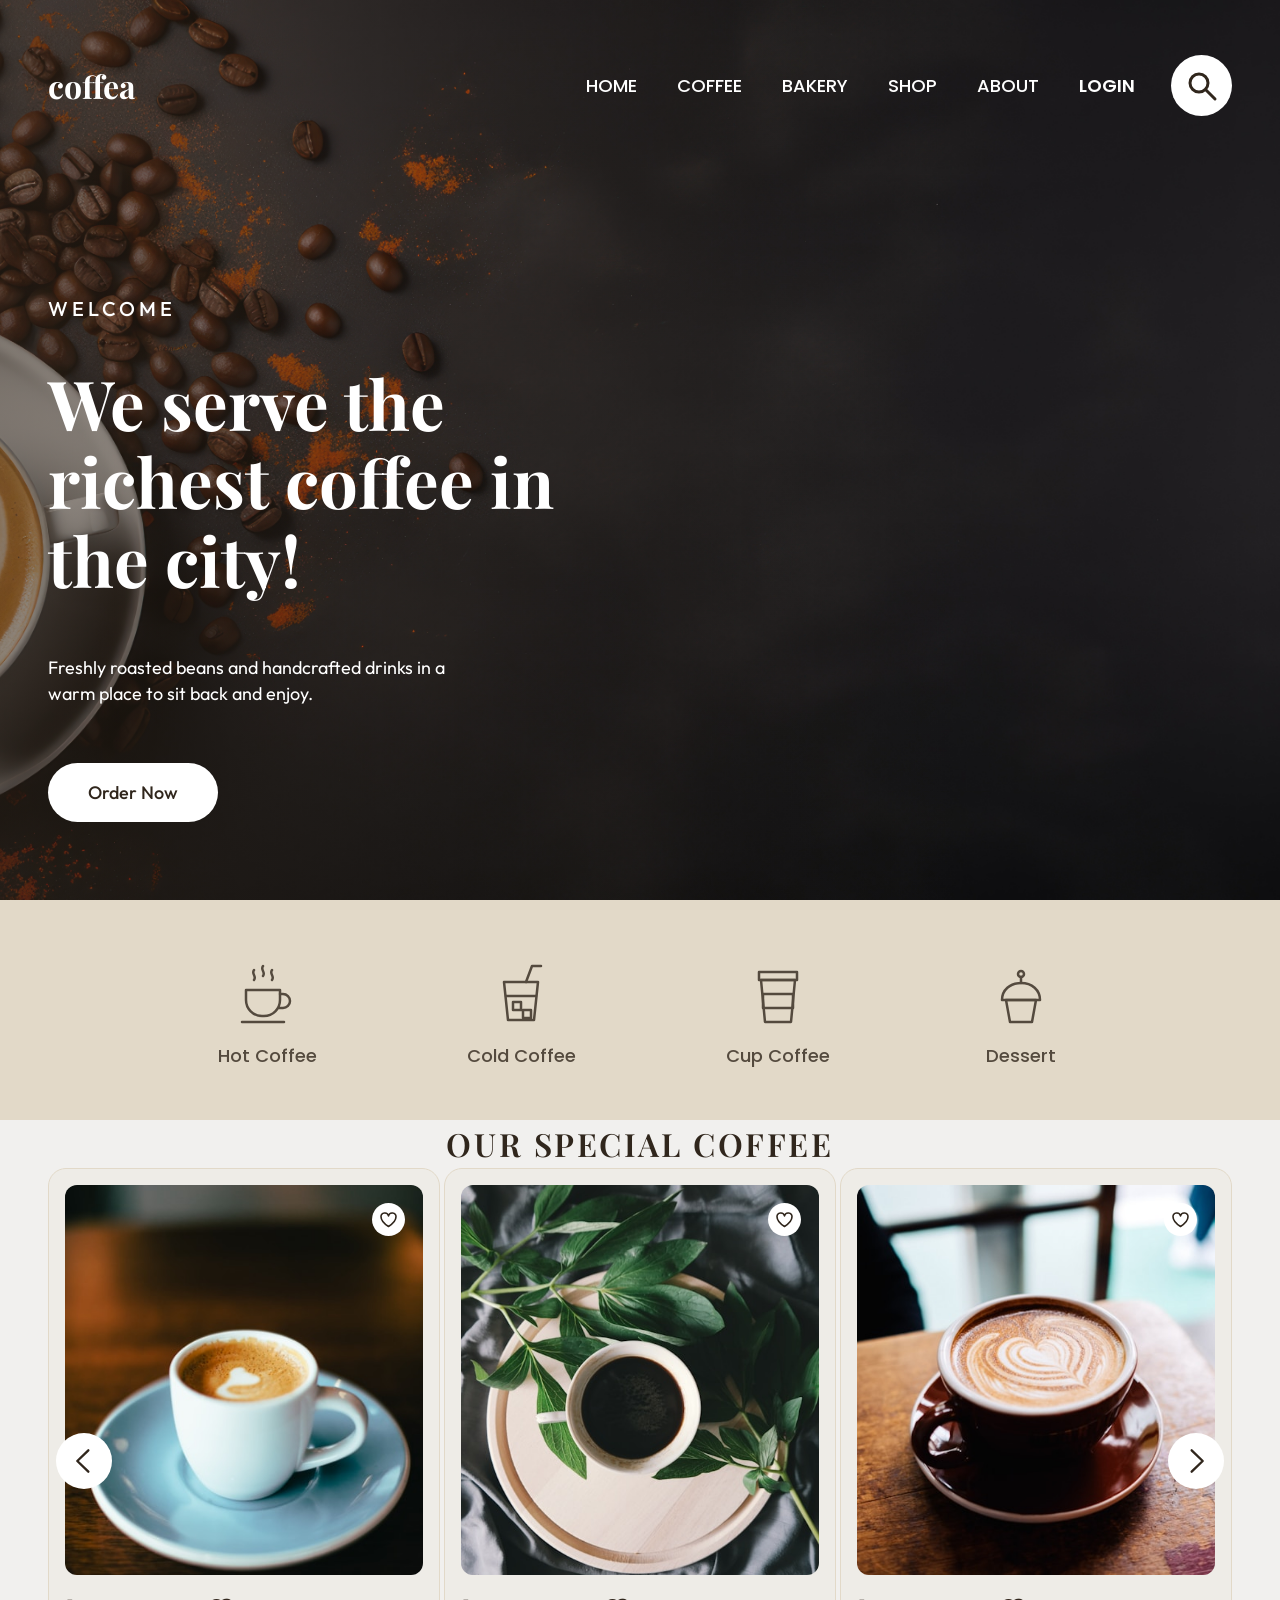
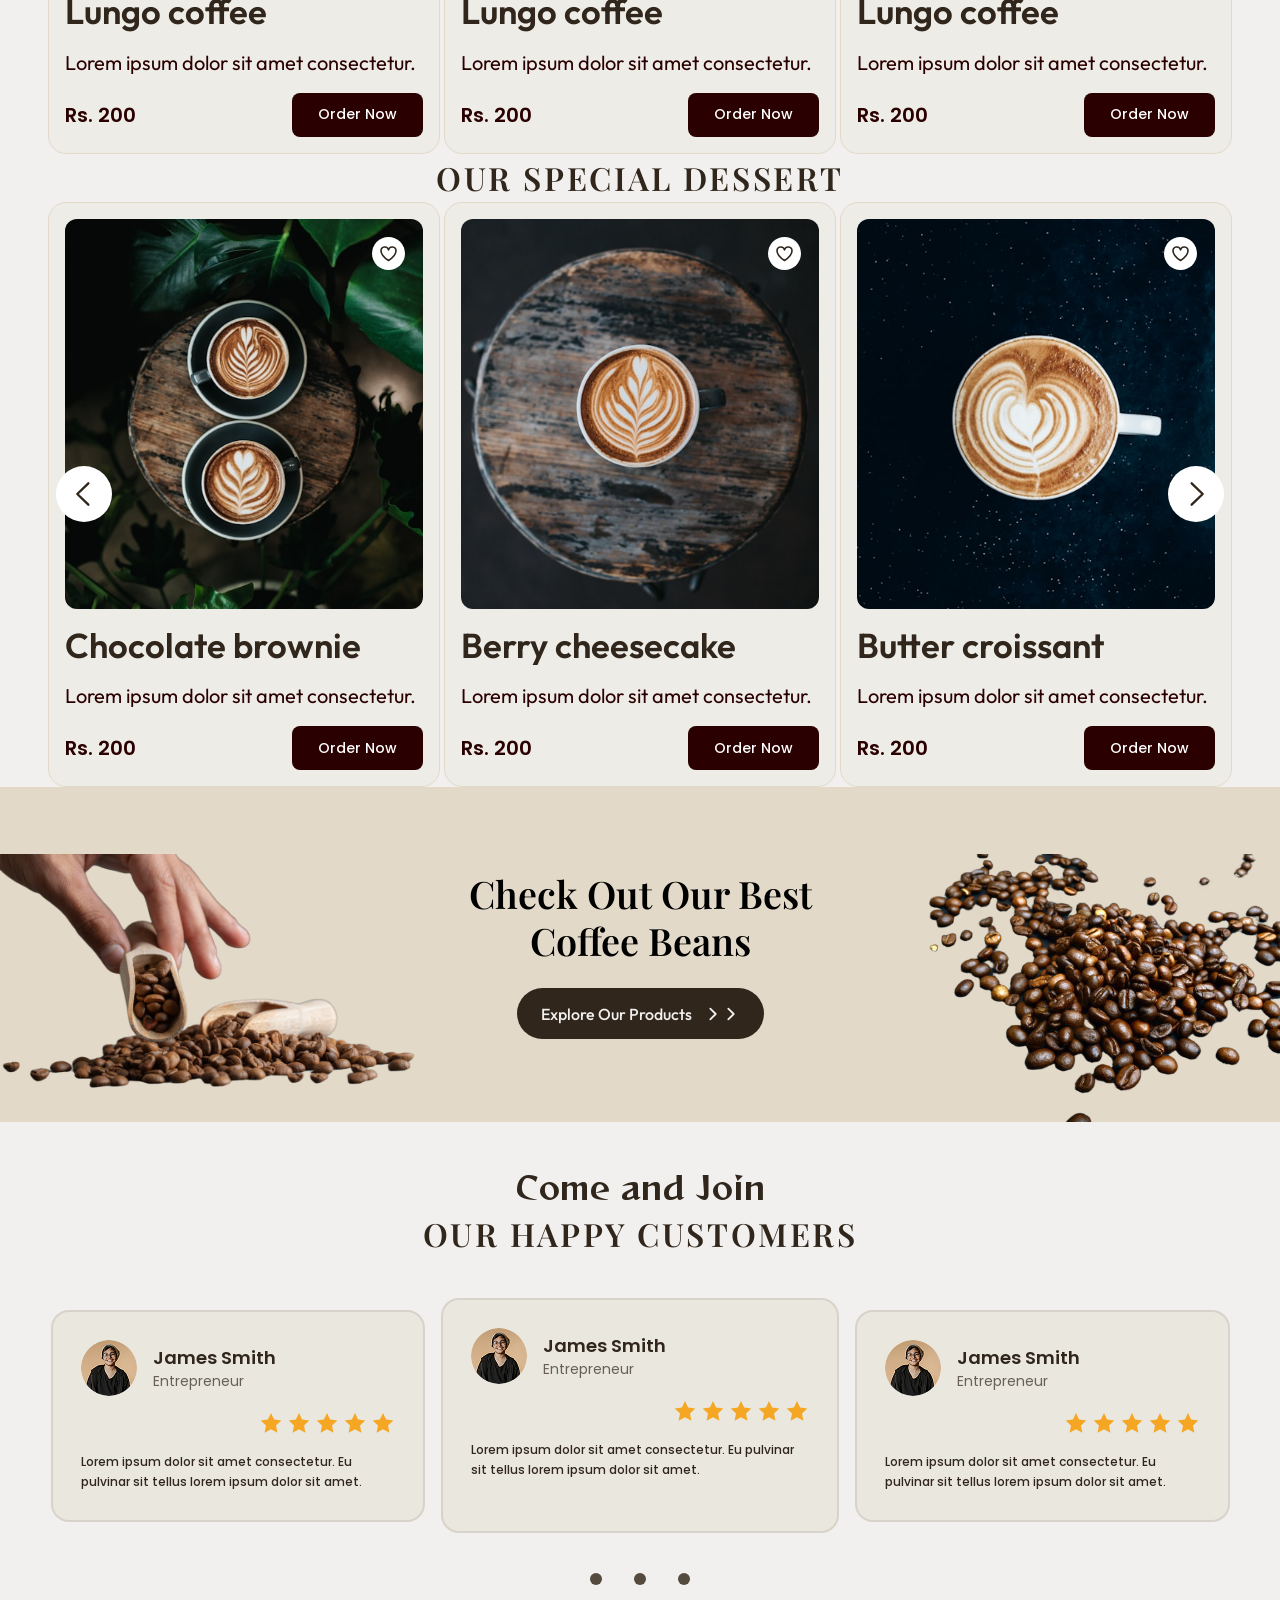
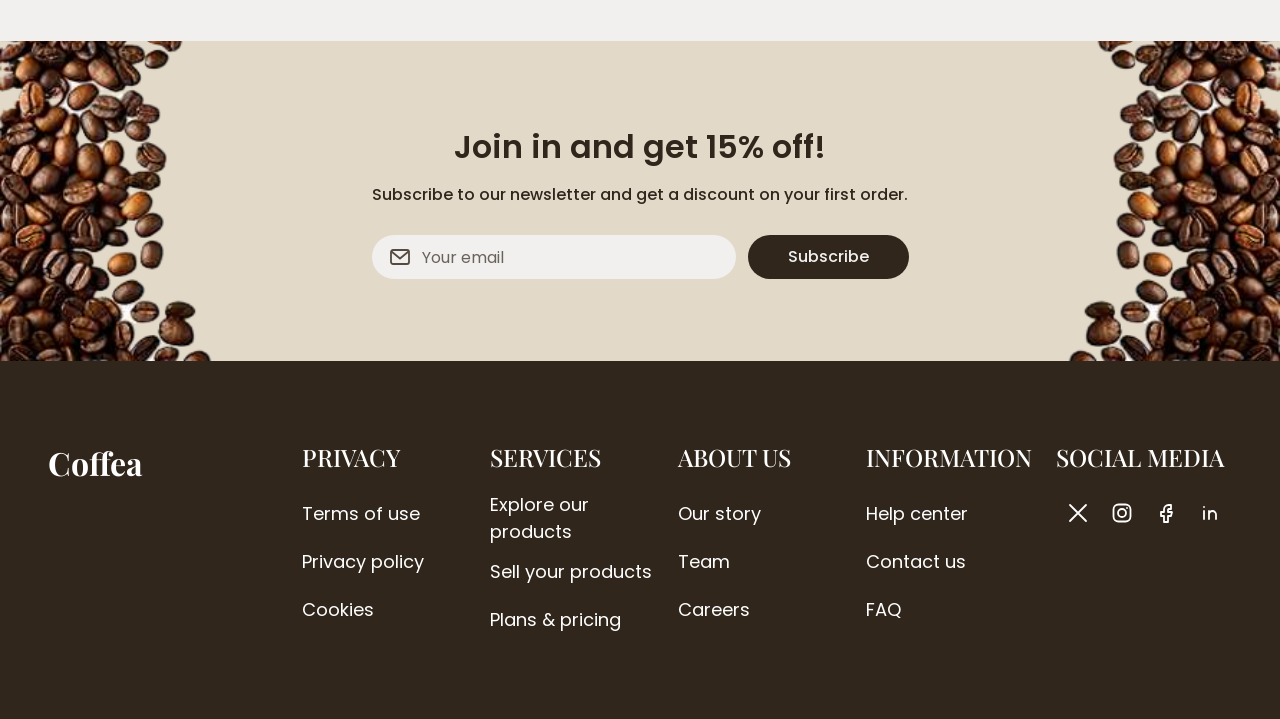
<file: index.html>
<!DOCTYPE html>
<html lang="es">
<head>
  <meta charset="utf-8">
  <meta name="viewport" content="width=device-width, initial-scale=1">
  <title>Coffea — The richest coffee in the city</title>
  <meta name="description" content="Coffea is a coffee shop serving freshly roasted coffee and handcrafted desserts.">
  <meta property="og:title" content="Coffea — The richest coffee in the city">
  <meta property="og:description" content="Freshly roasted coffee and handcrafted desserts.">
  <meta property="og:type" content="website">
  <meta property="og:image" content="Assets/Imagenes/hero.jpg">
  <link rel="icon" href="Assets/Icons/favicon.svg" type="image/svg+xml">

  <link rel="preconnect" href="https://fonts.googleapis.com">
  <link rel="preconnect" href="https://fonts.gstatic.com" crossorigin>
  <link href="https://fonts.googleapis.com/css2?family=Outfit:wght@400;500;600&family=Playfair+Display:wght@500;600;700&family=Poppins:wght@400;500;600&family=Reggae+One&display=swap" rel="stylesheet">

  <link rel="stylesheet" href="Css/main.css">
</head>
<body>
  <a class="skip-link" href="#main">Saltar al contenido</a>

  <!-- 1. HEADER -->
  <header class="header" lang="en">
    <div class="container header__inner">
      <a class="header__logo" href="/">Coffea</a>

      <input class="visually-hidden header__toggle" type="checkbox" id="menu-toggle">
      <label class="header__burger" for="menu-toggle"><span class="visually-hidden">Menú</span></label>

      <nav class="header__nav" aria-label="Principal">
        <ul class="header__list">
          <li><a class="header__link" href="#">Home</a></li>
          <li><a class="header__link" href="#">Coffee</a></li>
          <li><a class="header__link" href="#">Bakery</a></li>
          <li><a class="header__link" href="#">Shop</a></li>
          <li><a class="header__link" href="#">About</a></li>
          <li><a class="header__link header__link--login" href="#">Login</a></li>
        </ul>
      </nav>

      <button class="header__search" type="button" aria-label="Buscar"></button>
    </div>
  </header>

  <main id="main" lang="en">

    <!-- 2. HERO -->
    <section class="hero" aria-labelledby="hero-title">
      <div class="hero__media">
        <img class="hero__img" src="Assets/Imagenes/hero.jpg"
          alt="" width="1920" height="1000" fetchpriority="high">
      </div>
      <div class="container">
        <div class="hero__content">
          <p class="hero__eyebrow">Welcome</p>
          <h1 class="hero__title" id="hero-title">We serve the richest coffee in the city!</h1>
          <p class="hero__text">Freshly roasted beans and handcrafted drinks in a warm place to sit back and enjoy.</p>
          <a class="btn hero__btn" href="#coffee-title">Order Now</a>
        </div>
      </div>
    </section>

    <!-- 3. CATEGORÍAS -->
    <section class="categories" aria-label="Categorías">
      <div class="container">
        <ul class="categories__list">
          <li><a class="categories__link" href="#coffee-title"><span class="categories__icon" style="--icon:url(../../Assets/Icons/cat-hot.svg)" aria-hidden="true"></span>Hot Coffee</a></li>
          <li><a class="categories__link" href="#coffee-title"><span class="categories__icon" style="--icon:url(../../Assets/Icons/cat-cold.svg)" aria-hidden="true"></span>Cold Coffee</a></li>
          <li><a class="categories__link" href="#coffee-title"><span class="categories__icon" style="--icon:url(../../Assets/Icons/cat-cup.svg)" aria-hidden="true"></span>Cup Coffee</a></li>
          <li><a class="categories__link" href="#dessert-title"><span class="categories__icon" style="--icon:url(../../Assets/Icons/cat-dessert.svg)" aria-hidden="true"></span>Dessert</a></li>
        </ul>
      </div>
    </section>

    <!-- 4. OUR SPECIAL COFFEE -->
    <section class="products" aria-labelledby="coffee-title">
      <h2 class="section-title products__title" id="coffee-title">Our Special Coffee</h2>
      <div class="carousel">
        <a class="carousel__arrow carousel__arrow--prev" href="#coffee-1" aria-label="Ver cafés anteriores"></a>
        <ul class="carousel__track">
          <li class="carousel__item" id="coffee-1">
            <article class="product-card">
              <div class="product-card__media">
                <img class="product-card__img" src="Assets/Imagenes/coffee-1.jpg" alt="Lungo coffee in a white cup" width="334" height="364" loading="lazy" decoding="async">
                <input class="visually-hidden product-card__fav-input" type="checkbox" id="fav-c1">
                <label class="product-card__fav" for="fav-c1"><span class="visually-hidden">Agregar a favoritos: Lungo coffee</span></label>
              </div>
              <h3 class="product-card__title">Lungo coffee</h3>
              <p class="product-card__desc">Lorem ipsum dolor sit amet consectetur.</p>
              <div class="product-card__footer">
                <data class="product-card__price" value="200">Rs. 200</data>
                <button class="btn product-card__btn" type="button">Order Now</button>
              </div>
            </article>
          </li>
          <li class="carousel__item" id="coffee-2">
            <article class="product-card">
              <div class="product-card__media">
                <img class="product-card__img" src="Assets/Imagenes/coffee-2.jpg" alt="Lungo coffee with latte art" width="334" height="364" loading="lazy" decoding="async">
                <input class="visually-hidden product-card__fav-input" type="checkbox" id="fav-c2">
                <label class="product-card__fav" for="fav-c2"><span class="visually-hidden">Agregar a favoritos: Lungo coffee</span></label>
              </div>
              <h3 class="product-card__title">Lungo coffee</h3>
              <p class="product-card__desc">Lorem ipsum dolor sit amet consectetur.</p>
              <div class="product-card__footer">
                <data class="product-card__price" value="200">Rs. 200</data>
                <button class="btn product-card__btn" type="button">Order Now</button>
              </div>
            </article>
          </li>
          <li class="carousel__item" id="coffee-3">
            <article class="product-card">
              <div class="product-card__media">
                <img class="product-card__img" src="Assets/Imagenes/coffee-3.jpg" alt="Lungo coffee on a wooden table" width="334" height="364" loading="lazy" decoding="async">
                <input class="visually-hidden product-card__fav-input" type="checkbox" id="fav-c3">
                <label class="product-card__fav" for="fav-c3"><span class="visually-hidden">Agregar a favoritos: Lungo coffee</span></label>
              </div>
              <h3 class="product-card__title">Lungo coffee</h3>
              <p class="product-card__desc">Lorem ipsum dolor sit amet consectetur.</p>
              <div class="product-card__footer">
                <data class="product-card__price" value="200">Rs. 200</data>
                <button class="btn product-card__btn" type="button">Order Now</button>
              </div>
            </article>
          </li>
          <li class="carousel__item" id="coffee-4">
            <article class="product-card">
              <div class="product-card__media">
                <img class="product-card__img" src="Assets/Imagenes/coffee-4.jpg" alt="Lungo coffee with coffee beans" width="334" height="364" loading="lazy" decoding="async">
                <input class="visually-hidden product-card__fav-input" type="checkbox" id="fav-c4">
                <label class="product-card__fav" for="fav-c4"><span class="visually-hidden">Agregar a favoritos: Lungo coffee</span></label>
              </div>
              <h3 class="product-card__title">Lungo coffee</h3>
              <p class="product-card__desc">Lorem ipsum dolor sit amet consectetur.</p>
              <div class="product-card__footer">
                <data class="product-card__price" value="200">Rs. 200</data>
                <button class="btn product-card__btn" type="button">Order Now</button>
              </div>
            </article>
          </li>
          <li class="carousel__item" id="coffee-5">
            <article class="product-card">
              <div class="product-card__media">
                <img class="product-card__img" src="Assets/Imagenes/coffee-1.jpg" alt="Lungo coffee in a white cup" width="334" height="364" loading="lazy" decoding="async">
                <input class="visually-hidden product-card__fav-input" type="checkbox" id="fav-c5">
                <label class="product-card__fav" for="fav-c5"><span class="visually-hidden">Agregar a favoritos: Lungo coffee</span></label>
              </div>
              <h3 class="product-card__title">Lungo coffee</h3>
              <p class="product-card__desc">Lorem ipsum dolor sit amet consectetur.</p>
              <div class="product-card__footer">
                <data class="product-card__price" value="200">Rs. 200</data>
                <button class="btn product-card__btn" type="button">Order Now</button>
              </div>
            </article>
          </li>
        </ul>
        <a class="carousel__arrow carousel__arrow--next" href="#coffee-5" aria-label="Ver más cafés"></a>
      </div>
    </section>

    <!-- 5. OUR SPECIAL DESSERT -->
    <section class="products" aria-labelledby="dessert-title">
      <h2 class="section-title products__title" id="dessert-title">Our Special Dessert</h2>
      <div class="carousel">
        <a class="carousel__arrow carousel__arrow--prev" href="#dessert-1" aria-label="Ver postres anteriores"></a>
        <ul class="carousel__track">
          <li class="carousel__item" id="dessert-1">
            <article class="product-card">
              <div class="product-card__media">
                <img class="product-card__img" src="Assets/Imagenes/dessert-1.jpg" alt="Chocolate brownie" width="334" height="364" loading="lazy" decoding="async">
                <input class="visually-hidden product-card__fav-input" type="checkbox" id="fav-d1">
                <label class="product-card__fav" for="fav-d1"><span class="visually-hidden">Agregar a favoritos: Chocolate brownie</span></label>
              </div>
              <h3 class="product-card__title">Chocolate brownie</h3>
              <p class="product-card__desc">Lorem ipsum dolor sit amet consectetur.</p>
              <div class="product-card__footer">
                <data class="product-card__price" value="200">Rs. 200</data>
                <button class="btn product-card__btn" type="button">Order Now</button>
              </div>
            </article>
          </li>
          <li class="carousel__item" id="dessert-2">
            <article class="product-card">
              <div class="product-card__media">
                <img class="product-card__img" src="Assets/Imagenes/dessert-2.jpg" alt="Berry cheesecake slice" width="334" height="364" loading="lazy" decoding="async">
                <input class="visually-hidden product-card__fav-input" type="checkbox" id="fav-d2">
                <label class="product-card__fav" for="fav-d2"><span class="visually-hidden">Agregar a favoritos: Berry cheesecake</span></label>
              </div>
              <h3 class="product-card__title">Berry cheesecake</h3>
              <p class="product-card__desc">Lorem ipsum dolor sit amet consectetur.</p>
              <div class="product-card__footer">
                <data class="product-card__price" value="200">Rs. 200</data>
                <button class="btn product-card__btn" type="button">Order Now</button>
              </div>
            </article>
          </li>
          <li class="carousel__item" id="dessert-3">
            <article class="product-card">
              <div class="product-card__media">
                <img class="product-card__img" src="Assets/Imagenes/dessert-3.jpg" alt="Butter croissant" width="334" height="364" loading="lazy" decoding="async">
                <input class="visually-hidden product-card__fav-input" type="checkbox" id="fav-d3">
                <label class="product-card__fav" for="fav-d3"><span class="visually-hidden">Agregar a favoritos: Butter croissant</span></label>
              </div>
              <h3 class="product-card__title">Butter croissant</h3>
              <p class="product-card__desc">Lorem ipsum dolor sit amet consectetur.</p>
              <div class="product-card__footer">
                <data class="product-card__price" value="200">Rs. 200</data>
                <button class="btn product-card__btn" type="button">Order Now</button>
              </div>
            </article>
          </li>
          <li class="carousel__item" id="dessert-4">
            <article class="product-card">
              <div class="product-card__media">
                <img class="product-card__img" src="Assets/Imagenes/dessert-4.jpg" alt="Cinnamon roll" width="334" height="364" loading="lazy" decoding="async">
                <input class="visually-hidden product-card__fav-input" type="checkbox" id="fav-d4">
                <label class="product-card__fav" for="fav-d4"><span class="visually-hidden">Agregar a favoritos: Cinnamon roll</span></label>
              </div>
              <h3 class="product-card__title">Cinnamon roll</h3>
              <p class="product-card__desc">Lorem ipsum dolor sit amet consectetur.</p>
              <div class="product-card__footer">
                <data class="product-card__price" value="200">Rs. 200</data>
                <button class="btn product-card__btn" type="button">Order Now</button>
              </div>
            </article>
          </li>
          <li class="carousel__item" id="dessert-5">
            <article class="product-card">
              <div class="product-card__media">
                <img class="product-card__img" src="Assets/Imagenes/dessert-1.jpg" alt="Chocolate brownie" width="334" height="364" loading="lazy" decoding="async">
                <input class="visually-hidden product-card__fav-input" type="checkbox" id="fav-d5">
                <label class="product-card__fav" for="fav-d5"><span class="visually-hidden">Agregar a favoritos: Chocolate brownie</span></label>
              </div>
              <h3 class="product-card__title">Chocolate brownie</h3>
              <p class="product-card__desc">Lorem ipsum dolor sit amet consectetur.</p>
              <div class="product-card__footer">
                <data class="product-card__price" value="200">Rs. 200</data>
                <button class="btn product-card__btn" type="button">Order Now</button>
              </div>
            </article>
          </li>
        </ul>
        <a class="carousel__arrow carousel__arrow--next" href="#dessert-5" aria-label="Ver más postres"></a>
      </div>
    </section>

    <!-- 6. CTA GRANOS DE CAFÉ -->
    <section class="promo" aria-labelledby="promo-title">
      <img class="promo__img promo__img--hand" src="Assets/Imagenes/promo-hand.jpg" alt="" width="520" height="335" loading="lazy" decoding="async">
      <div class="promo__content">
        <h2 class="promo__title" id="promo-title">Check Out Our Best Coffee Beans</h2>
        <a class="btn promo__btn" href="#">Explore Our Products <span class="promo__chevrons" aria-hidden="true"></span></a>
      </div>
      <img class="promo__img promo__img--beans" src="Assets/Imagenes/promo-beans.jpg" alt="" width="503" height="335" loading="lazy" decoding="async">
    </section>

    <!-- 7. TESTIMONIOS -->
    <section class="testimonials" aria-labelledby="testimonials-title">
      <h2 class="section-title testimonials__title" id="testimonials-title">
        <span class="testimonials__accent">Come and Join</span>
        <span>Our Happy Customers</span>
      </h2>
      <ul class="testimonials__list">
        <li class="testimonials__item" id="t-1">
          <figure class="testimonial-card">
            <figcaption class="testimonial-card__author">
              <img class="testimonial-card__avatar" src="Assets/Imagenes/avatar-1.jpg" alt="" width="56" height="56" loading="lazy" decoding="async">
              <div>
                <p class="testimonial-card__name">James Smith</p>
                <p class="testimonial-card__role">Entrepreneur</p>
              </div>
              <span class="testimonial-card__rating" role="img" aria-label="5 de 5 estrellas"></span>
            </figcaption>
            <blockquote class="testimonial-card__text">Lorem ipsum dolor sit amet consectetur. Eu pulvinar sit tellus lorem ipsum dolor sit amet.</blockquote>
          </figure>
        </li>
        <li class="testimonials__item" id="t-2">
          <figure class="testimonial-card testimonial-card--featured">
            <figcaption class="testimonial-card__author">
              <img class="testimonial-card__avatar" src="Assets/Imagenes/avatar-2.jpg" alt="" width="56" height="56" loading="lazy" decoding="async">
              <div>
                <p class="testimonial-card__name">James Smith</p>
                <p class="testimonial-card__role">Entrepreneur</p>
              </div>
              <span class="testimonial-card__rating" role="img" aria-label="5 de 5 estrellas"></span>
            </figcaption>
            <blockquote class="testimonial-card__text">Lorem ipsum dolor sit amet consectetur. Eu pulvinar sit tellus lorem ipsum dolor sit amet.</blockquote>
          </figure>
        </li>
        <li class="testimonials__item" id="t-3">
          <figure class="testimonial-card">
            <figcaption class="testimonial-card__author">
              <img class="testimonial-card__avatar" src="Assets/Imagenes/avatar-3.jpg" alt="" width="56" height="56" loading="lazy" decoding="async">
              <div>
                <p class="testimonial-card__name">James Smith</p>
                <p class="testimonial-card__role">Entrepreneur</p>
              </div>
              <span class="testimonial-card__rating" role="img" aria-label="5 de 5 estrellas"></span>
            </figcaption>
            <blockquote class="testimonial-card__text">Lorem ipsum dolor sit amet consectetur. Eu pulvinar sit tellus lorem ipsum dolor sit amet.</blockquote>
          </figure>
        </li>
      </ul>
      <ul class="testimonials__pager">
        <li><a class="testimonials__dot" href="#t-1" aria-label="Ver testimonio 1"></a></li>
        <li><a class="testimonials__dot" href="#t-2" aria-label="Ver testimonio 2"></a></li>
        <li><a class="testimonials__dot" href="#t-3" aria-label="Ver testimonio 3"></a></li>
      </ul>
    </section>

    <!-- 8. NEWSLETTER -->
    <section class="newsletter" aria-labelledby="newsletter-title">
      <img class="newsletter__beans newsletter__beans--left" src="Assets/Imagenes/newsletter-beans.jpg" alt="" width="482" height="321" loading="lazy" decoding="async">
      <div class="container newsletter__inner">
        <h2 class="newsletter__title" id="newsletter-title">Join in and get 15% off!</h2>
        <p class="newsletter__text">Subscribe to our newsletter and get a discount on your first order.</p>
        <form class="newsletter__form" action="#" method="get">
          <label class="visually-hidden" for="newsletter-email">Email</label>
          <div class="newsletter__field">
            <span class="newsletter__icon" aria-hidden="true"></span>
            <input class="newsletter__input" type="email" id="newsletter-email" name="email" placeholder="Your email" required autocomplete="email">
          </div>
          <button class="btn newsletter__btn" type="submit">Subscribe</button>
        </form>
      </div>
      <img class="newsletter__beans newsletter__beans--right" src="Assets/Imagenes/newsletter-beans.jpg" alt="" width="482" height="321" loading="lazy" decoding="async">
    </section>

  </main>

  <!-- 9. FOOTER -->
  <footer class="footer" lang="en">
    <div class="container footer__inner">
      <a class="footer__logo" href="/">Coffea</a>

      <nav class="footer__col" aria-labelledby="f-privacy">
        <h3 class="footer__heading" id="f-privacy">Privacy</h3>
        <ul class="footer__list">
          <li><a class="footer__link" href="#">Terms of use</a></li>
          <li><a class="footer__link" href="#">Privacy policy</a></li>
          <li><a class="footer__link" href="#">Cookies</a></li>
        </ul>
      </nav>
      <nav class="footer__col" aria-labelledby="f-services">
        <h3 class="footer__heading" id="f-services">Services</h3>
        <ul class="footer__list">
          <li><a class="footer__link" href="#">Explore our products</a></li>
          <li><a class="footer__link" href="#">Sell your products</a></li>
          <li><a class="footer__link" href="#">Plans &amp; pricing</a></li>
        </ul>
      </nav>
      <nav class="footer__col" aria-labelledby="f-about">
        <h3 class="footer__heading" id="f-about">About us</h3>
        <ul class="footer__list">
          <li><a class="footer__link" href="#">Our story</a></li>
          <li><a class="footer__link" href="#">Team</a></li>
          <li><a class="footer__link" href="#">Careers</a></li>
        </ul>
      </nav>
      <nav class="footer__col" aria-labelledby="f-info">
        <h3 class="footer__heading" id="f-info">Information</h3>
        <ul class="footer__list">
          <li><a class="footer__link" href="#">Help center</a></li>
          <li><a class="footer__link" href="#">Contact us</a></li>
          <li><a class="footer__link" href="#">FAQ</a></li>
        </ul>
      </nav>
      <nav class="footer__col footer__col--social" aria-labelledby="f-social">
        <h3 class="footer__heading" id="f-social">Social media</h3>
        <ul class="footer__social">
          <li><a class="footer__social-link" href="#" aria-label="X (Twitter)" style="--icon:url(../../Assets/Icons/social-x.svg)"></a></li>
          <li><a class="footer__social-link" href="#" aria-label="Instagram" style="--icon:url(../../Assets/Icons/social-instagram.svg)"></a></li>
          <li><a class="footer__social-link" href="#" aria-label="Facebook" style="--icon:url(../../Assets/Icons/social-facebook.svg)"></a></li>
          <li><a class="footer__social-link" href="#" aria-label="LinkedIn" style="--icon:url(../../Assets/Icons/social-linkedin.svg)"></a></li>
        </ul>
      </nav>
    </div>
  </footer>
</body>
</html>
</file>
<file: Css/main.css>
@layer tokens, base, layout, components, utilities;

@import url("tokens.css") layer(tokens);
@import url("base.css") layer(base);
@import url("layout.css") layer(layout);
@import url("Componentes/header.css") layer(components);
@import url("Componentes/hero.css") layer(components);
@import url("Componentes/categories.css") layer(components);
@import url("Componentes/product-card.css") layer(components);
@import url("Componentes/carousel.css") layer(components);
@import url("Componentes/promo.css") layer(components);
@import url("Componentes/testimonial-card.css") layer(components);
@import url("Componentes/newsletter.css") layer(components);
@import url("Componentes/footer.css") layer(components);
@import url("utilities.css") layer(utilities);
</file>
